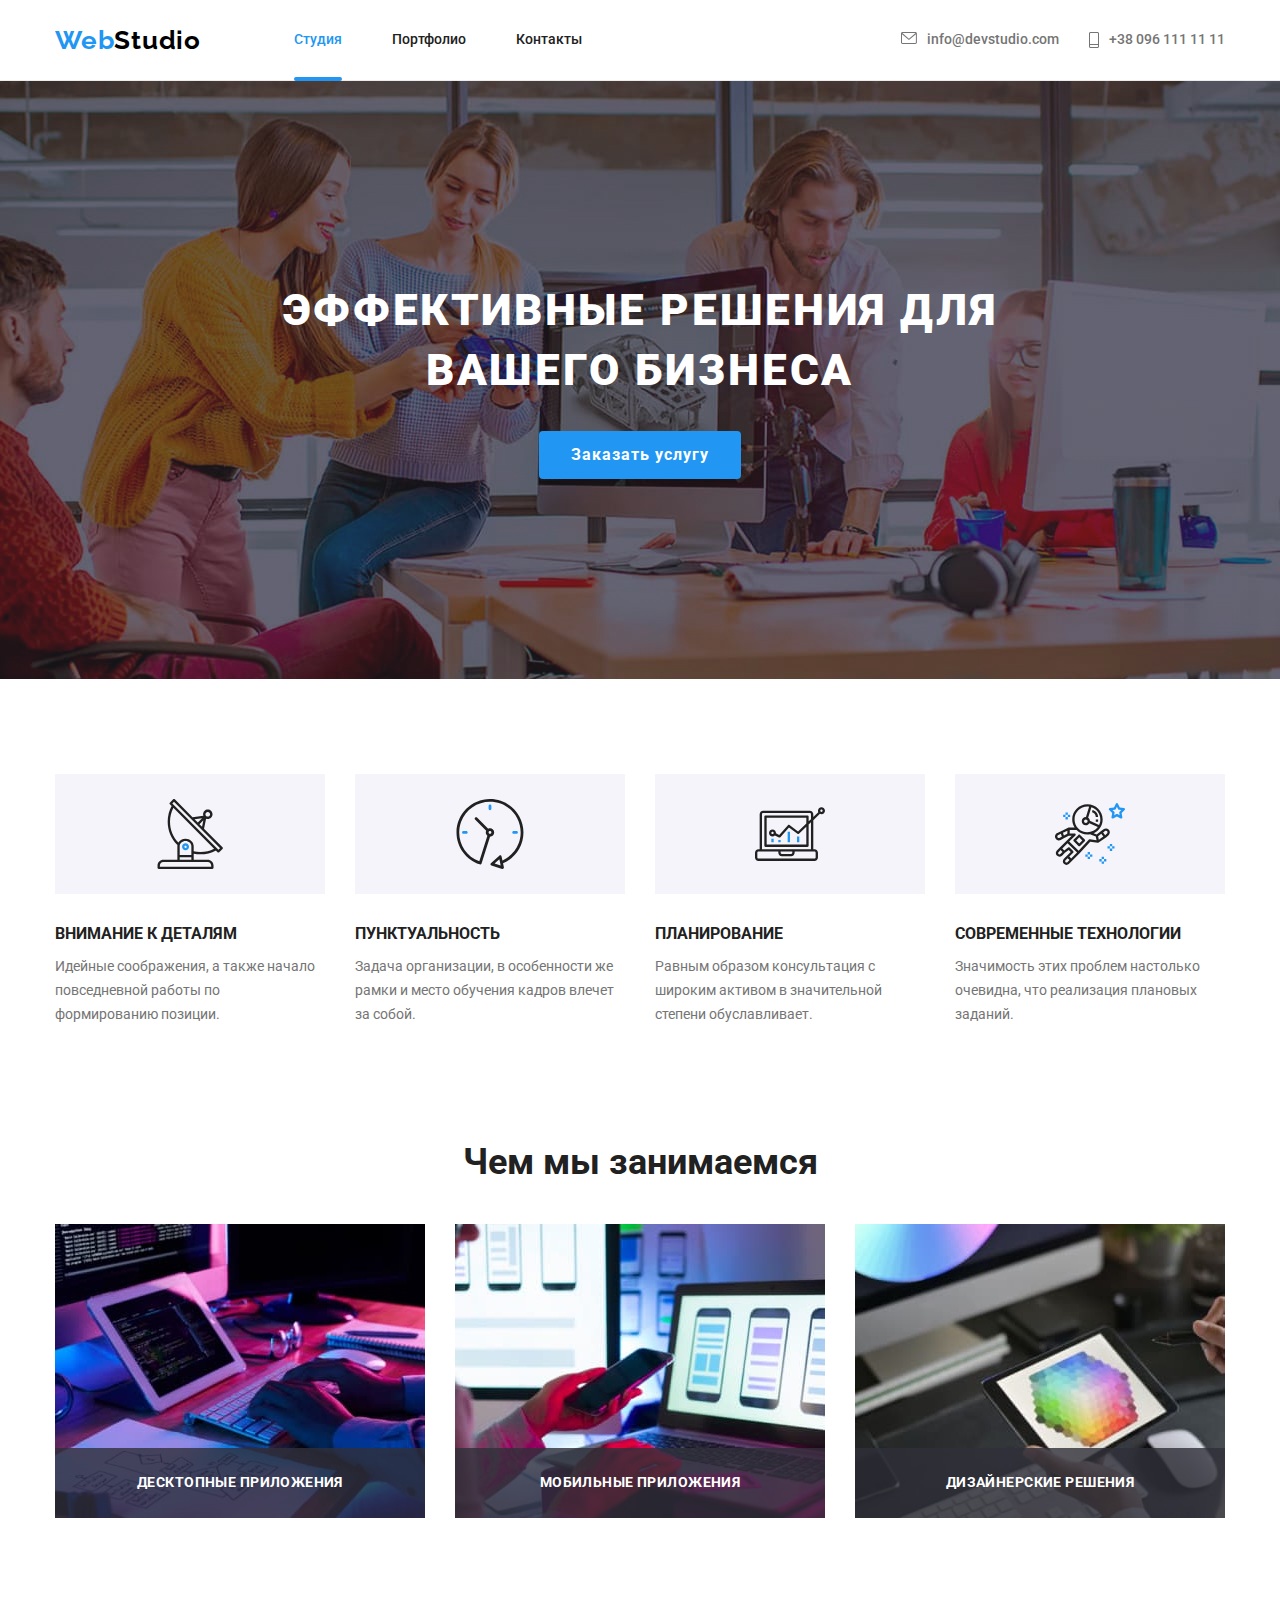
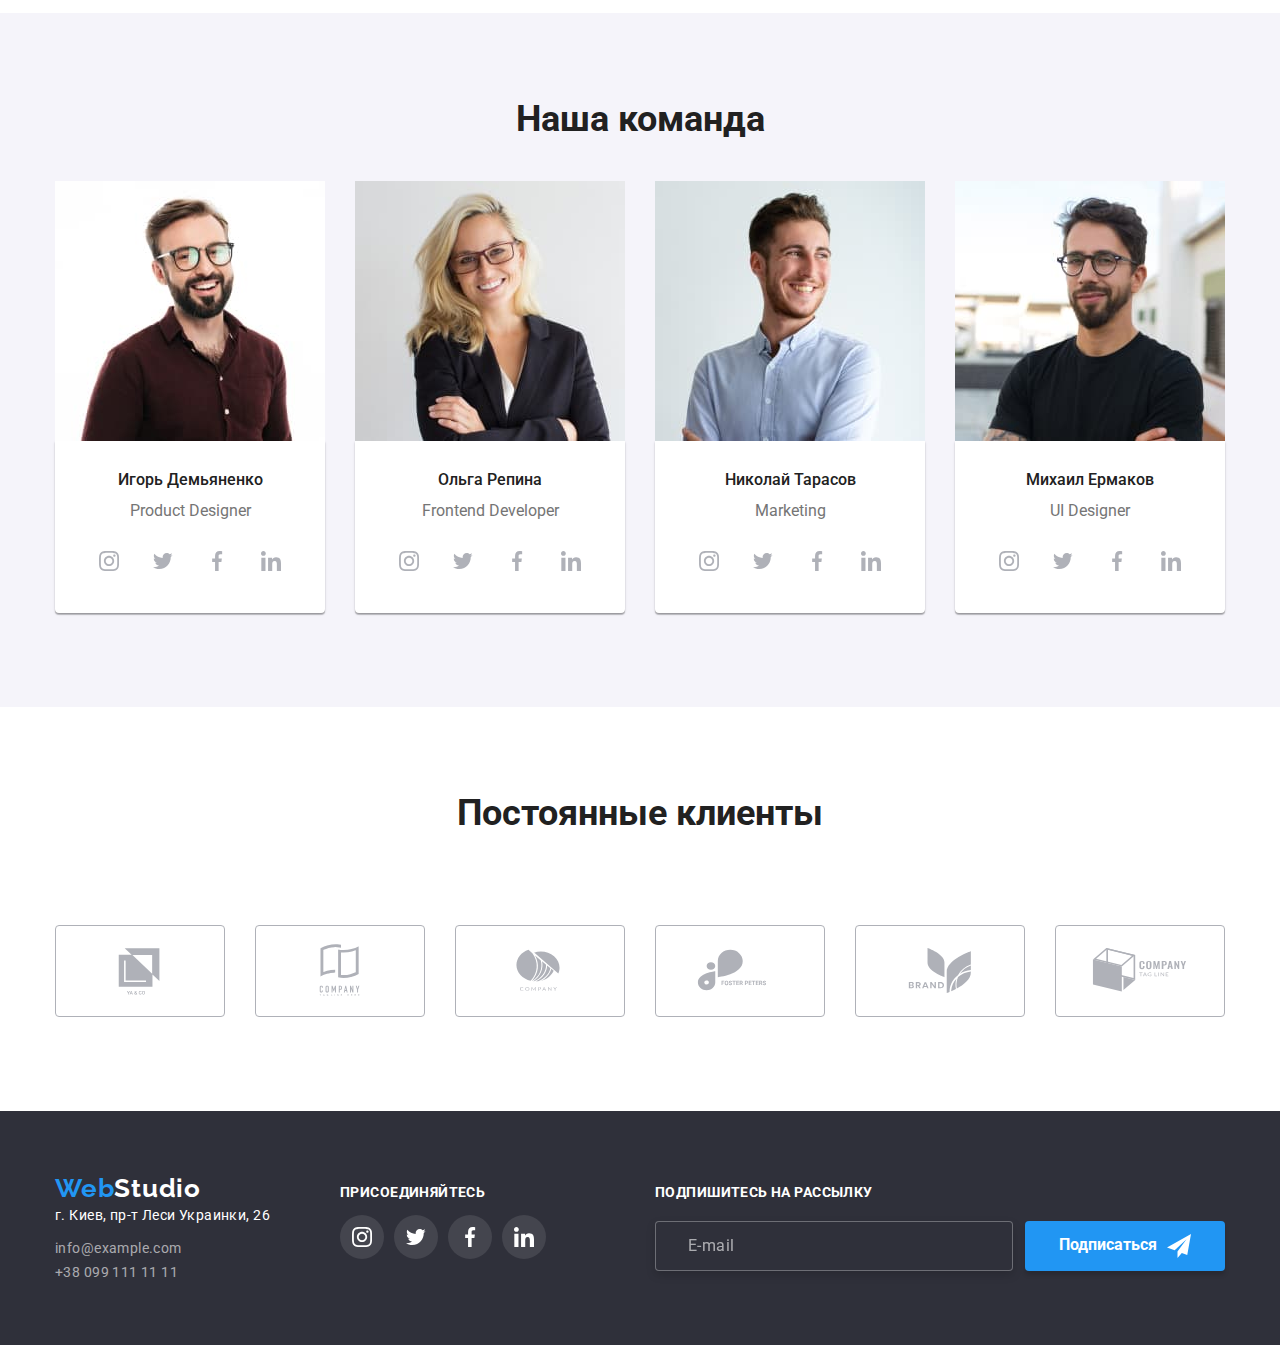
<file: index.html>
<!DOCTYPE html>
<html lang="ru">
  <head>
    <meta charset="UTF-8" />
    <meta http-equiv="X-UA-Compatible" content="IE=edge" />
    <meta name="viewport" content="width=device-width, initial-scale=1.0" />
    <link rel="preconnect" href="https://fonts.gstatic.com" />
    <link
      href="https://fonts.googleapis.com/css2?family=Raleway:wght@700&family=Roboto:wght@400;500;700;900&display=swap"
      rel="stylesheet"
    />
    <link
      rel="stylesheet"
      href="https://cdnjs.cloudflare.com/ajax/libs/modern-normalize/1.0.0/modern-normalize.min.css"
    />
    <link rel="stylesheet" type="text/css" href="./css/main.min.css" />
    <title>Web Studio</title>
  </head>
  <body>
    <header class="header">
      <div class="container header__body">
        <nav class="nav-body">
          <a href="./index.html" class="logo-body"
            >Web<span class="logo-body__header">Studio</span></a
          >
          <ul class="list nav-body__menu">
            <li class="menu-list">
              <a href="./index.html" class="menu-list--current link">Студия</a>
            </li>
            <li class="menu-list">
              <a href="./portfolio.html" class="menu-list--inactive link"
                >Портфолио</a
              >
            </li>
            <li class="menu-list">
              <a href="" class="menu-list--inactive link">Контакты</a>
            </li>
          </ul>
        </nav>
        <ul class="list contact-body">
          <li class="contact-body__item">
            <a href="mailto:example@mail.ru" class="contact link">
              <svg class="contact__icon-envelope">
                <use href="images/sprite.svg#icon-envelope"></use>
              </svg>
              info@devstudio.com
            </a>
          </li>
          <li class="contact-body__item">
            <a href="tel:+380961111111" class="contact link">
              <svg class="contact__icon-phone">
                <use href="images/sprite.svg#icon-phone"></use>
              </svg>
              +38 096 111 11 11
            </a>
          </li>
        </ul>
      </div>
    </header>
    <main>
      <section class="hero">
        <div class="container hero-body">
          <h1 class="hero-body__heading">
            Эффективные решения для вашего бизнеса
          </h1>
          <button type="button" class="hero-body__button" data-modal-open>
            Заказать услугу
          </button>
        </div>
      </section>
      <section>
        <div class="container">
          <ul class="list advantages">
            <li class="advantages-item">
              <div class="advantages-item__icon">
                <svg class="icon-group" width="70px" height="70px">
                  <use href="images/sprite.svg#icon-group"></use>
                </svg>
              </div>
              <h3 class="advantages-item__heading">Внимание к деталям</h3>
              <p class="advantages-item__description">
                Идейные соображения, а также начало повседневной работы по
                формированию позиции.
              </p>
            </li>
            <li class="advantages-item">
              <div class="advantages-item__icon">
                <svg class="icon-group" width="70px" height="70px">
                  <use href="images/sprite.svg#icon-clock"></use>
                </svg>
              </div>
              <h3 class="advantages-item__heading">Пунктуальность</h3>
              <p class="advantages-item__description">
                Задача организации, в особенности же рамки и место обучения
                кадров влечет за собой.
              </p>
            </li>
            <li class="advantages-item">
              <div class="advantages-item__icon">
                <svg class="icon-clock" width="70px" height="70px">
                  <use href="images/sprite.svg#icon-diagram"></use>
                </svg>
              </div>
              <h3 class="advantages-item__heading">Планирование</h3>
              <p class="advantages-item__description">
                Равным образом консультация с широким активом в значительной
                степени обуславливает.
              </p>
            </li>
            <li class="advantages-item">
              <div class="advantages-item__icon">
                <svg class="icon-astronaut" width="70px" height="70px">
                  <use href="images/sprite.svg#icon-astronaut"></use>
                </svg>
              </div>
              <h3 class="advantages-item__heading">Современные технологии</h3>
              <p class="advantages-item__description">
                Значимость этих проблем настолько очевидна, что реализация
                плановых заданий.
              </p>
            </li>
          </ul>
        </div>
      </section>
      <section class="overview-section">
        <div class="container">
          <h2 class="title">Чем мы занимаемся</h2>
          <ul class="list overview-body">
            <li class="overview-item">
              <img
                class="overview-item__image"
                src="images/mainpage/img.jpg"
                alt="Planning the stucture of an application"
                width="370"
                height="294"
              />
              <p class="overview-item__text">Десктопные приложения</p>
            </li>
            <li class="overview-item">
              <img
                class="overview-item__image"
                src="images/mainpage/img2.jpg"
                alt="Designing the application"
                width="370"
                height="294"
              />
              <p class="overview-item__text">Мобильные приложения</p>
            </li>
            <li class="overview-item">
              <img
                class="overview-item__image"
                src="images/mainpage/img3.jpg"
                alt="Selecting a color scheme for a project"
                width="370"
                height="294"
              />
              <p class="overview-item__text">Дизайнерские решения</p>
            </li>
          </ul>
        </div>
      </section>
      <section class="team-section section">
        <div class="container">
          <h2 class="title">Наша команда</h2>
          <ul class="company-team list">
            <li class="team-item">
              <img
                class="team-photo"
                src="images/mainpage/product-designer.jpg"
                alt="A photo of the company's Product Designer"
                width="270"
                height="260"
              />
              <div class="team-card">
                <h3 class="team-card__heading">Игорь Демьяненко</h3>
                <p class="team-card__role">Product Designer</p>
                <ul class="team-card__media list">
                  <li>
                    <a href="" class="media-item">
                      <svg class="media-icon" width="20px" height="20px">
                        <use href="images/sprite.svg#icon-instagram"></use>
                      </svg>
                    </a>
                  </li>
                  <li>
                    <a href="" class="media-item">
                      <svg class="media-icon" width="20px" height="20px">
                        <use href="images/sprite.svg#icon-twitter"></use>
                      </svg>
                    </a>
                  </li>
                  <li>
                    <a href="" class="media-item">
                      <svg class="media-icon" width="20px" height="20px">
                        <use href="images/sprite.svg#icon-facebook"></use>
                      </svg>
                    </a>
                  </li>
                  <li>
                    <a href="" class="media-item">
                      <svg class="media-icon" width="20px" height="20px">
                        <use href="images/sprite.svg#icon-linkedin"></use>
                      </svg>
                    </a>
                  </li>
                </ul>
              </div>
            </li>
            <li class="team-item">
              <img
                class="team-photo"
                src="images/mainpage/frontend-developer.jpg"
                alt="A photo of the company's Frontend Developer"
                width="270"
                height="260"
              />
              <div class="team-card">
                <h3 class="team-card__heading">Ольга Репина</h3>
                <p class="team-card__role">Frontend Developer</p>
                <ul class="team-card__media list">
                  <li>
                    <a href="" class="media-item">
                      <svg class="media-icon" width="20px" height="20px">
                        <use href="images/sprite.svg#icon-instagram"></use>
                      </svg>
                    </a>
                  </li>
                  <li>
                    <a href="" class="media-item">
                      <svg class="media-icon" width="20px" height="20px">
                        <use href="images/sprite.svg#icon-twitter"></use>
                      </svg>
                    </a>
                  </li>
                  <li>
                    <a href="" class="media-item">
                      <svg class="media-icon" width="20px" height="20px">
                        <use href="images/sprite.svg#icon-facebook"></use>
                      </svg>
                    </a>
                  </li>
                  <li>
                    <a href="" class="media-item">
                      <svg class="media-icon" width="20px" height="20px">
                        <use href="images/sprite.svg#icon-linkedin"></use>
                      </svg>
                    </a>
                  </li>
                </ul>
              </div>
            </li>
            <li class="team-item">
              <img
                class="team-photo"
                src="images/mainpage/marketing-director.jpg"
                alt="A photo of the company's Marketing Director"
                width="270"
                height="260"
              />
              <div class="team-card">
                <h3 class="team-card__heading">Николай Тарасов</h3>
                <p class="team-card__role">Marketing</p>
                <ul class="team-card__media list">
                  <li>
                    <a href="" class="media-item">
                      <svg class="media-icon" width="20px" height="20px">
                        <use href="images/sprite.svg#icon-instagram"></use>
                      </svg>
                    </a>
                  </li>
                  <li>
                    <a href="" class="media-item">
                      <svg class="media-icon" width="20px" height="20px">
                        <use href="images/sprite.svg#icon-twitter"></use>
                      </svg>
                    </a>
                  </li>
                  <li>
                    <a href="" class="media-item">
                      <svg class="media-icon" width="20px" height="20px">
                        <use href="images/sprite.svg#icon-facebook"></use>
                      </svg>
                    </a>
                  </li>
                  <li>
                    <a href="" class="media-item">
                      <svg class="media-icon" width="20px" height="20px">
                        <use href="images/sprite.svg#icon-linkedin"></use>
                      </svg>
                    </a>
                  </li>
                </ul>
              </div>
            </li>
            <li class="team-item">
              <img
                class="team-photo"
                src="images/mainpage/ui-designer.jpg"
                alt="A photo of the company's UI Designer"
                width="270"
                height="260"
              />
              <div class="team-card">
                <h3 class="team-card__heading">Михаил Ермаков</h3>
                <p class="team-card__role">UI Designer</p>
                <ul class="team-card__media list">
                  <li>
                    <a href="" class="media-item">
                      <svg class="media-icon" width="20px" height="20px">
                        <use href="images/sprite.svg#icon-instagram"></use>
                      </svg>
                    </a>
                  </li>
                  <li>
                    <a href="" class="media-item">
                      <svg class="media-icon" width="20px" height="20px">
                        <use href="images/sprite.svg#icon-twitter"></use>
                      </svg>
                    </a>
                  </li>
                  <li>
                    <a href="" class="media-item">
                      <svg class="media-icon" width="20px" height="20px">
                        <use href="images/sprite.svg#icon-facebook"></use>
                      </svg>
                    </a>
                  </li>
                  <li>
                    <a href="" class="media-item">
                      <svg class="media-icon" width="20px" height="20px">
                        <use href="images/sprite.svg#icon-linkedin"></use>
                      </svg>
                    </a>
                  </li>
                </ul>
              </div>
            </li>
          </ul>
        </div>
      </section>
      <section class="clients-section">
        <div class="container section">
          <h2 class="title">Постоянные клиенты</h2>
          <ul class="list clients">
            <li class="clients__item">
              <a href="" class="company-link">
                <svg class="icon-company" width="70px" height="70px">
                  <use href="images/sprite.svg#icon-yaandgo"></use>
                </svg>
              </a>
            </li>
            <li class="clients__item">
              <a href="" class="company-link">
                <svg class="icon-company" width="70px" height="70px">
                  <use href="images/sprite.svg#icon-company-tagline-here"></use>
                </svg>
              </a>
            </li>
            <li class="clients__item">
              <a href="" class="company-link">
                <svg class="icon-company" width="70px" height="70px">
                  <use href="images/sprite.svg#icon-company"></use>
                </svg>
              </a>
            </li>
            <li class="clients__item">
              <a href="" class="company-link">
                <svg class="icon-company" width="70px" height="70px">
                  <use href="images/sprite.svg#icon-foster-peters"></use>
                </svg>
              </a>
            </li>
            <li class="clients__item">
              <a href="" class="company-link">
                <svg class="icon-company" width="70px" height="70px">
                  <use href="images/sprite.svg#icon-brand"></use>
                </svg>
              </a>
            </li>
            <li class="clients__item">
              <a href="" class="company-link">
                <svg class="icon-company" width="70px" height="70px">
                  <use href="images/sprite.svg#icon-company-tag-line"></use>
                </svg>
              </a>
            </li>
          </ul>
        </div>
      </section>
    </main>
    <footer class="footer">
      <div class="container footer__body">
        <div>
          <a href="./index.html" class="logo-body"
            >Web<span class="logo-body__footer">Studio</span></a
          >
          <address class="address address__body">
            <p class="address__location">г. Киев, пр-т Леси Украинки, 26</p>
            <ul class="address__contacts list">
              <li class="contacts">
                <a href="mailto:info@example.com" class="contact-footer link"
                  >info@example.com</a
                >
              </li>
              <li class="contacts">
                <a href="tel:+380991111111" class="contact-footer link"
                  >+38 099 111 11 11</a
                >
              </li>
            </ul>
          </address>
        </div>
        <div class="join join__body">
          <p class="join__text">Присоединяйтесь</p>
          <ul class="list join__media">
            <li class="media-list-item">
              <a href="" class="media-item-footer">
                <svg class="media-icon-footer" width="20px" height="20px">
                  <use href="images/sprite.svg#icon-instagram"></use>
                </svg>
              </a>
            </li>
            <li class="media-list-item">
              <a href="" class="media-item-footer">
                <svg class="media-icon-footer" width="20px" height="20px">
                  <use href="images/sprite.svg#icon-twitter"></use>
                </svg>
              </a>
            </li>
            <li class="media-list-item">
              <a href="" class="media-item-footer">
                <svg class="media-icon-footer" width="20px" height="20px">
                  <use href="images/sprite.svg#icon-facebook"></use>
                </svg>
              </a>
            </li>
            <li class="media-list-item">
              <a href="" class="media-item-footer">
                <svg class="media-icon-footer" width="20px" height="20px">
                  <use href="images/sprite.svg#icon-linkedin"></use>
                </svg>
              </a>
            </li>
          </ul>
        </div>
        <div class="subscription">
          <p class="subscription__heading">Подпишитесь на рассылку</p>
          <form class="subscription__body">
            <input class="email-input" type="email" placeholder="E-mail" />
            <button class="subscription-btn" type="submit">
              <span class="subscription-btn__text">Подписаться</span>
              <svg class="subscription-btn__icon" width="24px" height="24px">
                <use href="images/sprite.svg#icon-send"></use>
              </svg>
            </button>
          </form>
        </div>
      </div>
    </footer>
    <div class="backdrop is-hidden" data-modal>
      <div class="modal-form">
        <button type="button" class="modal-form__close-button" data-modal-close>
          <svg class="modal-form__close-icon" width="18px" height="18px">
            <use href="images/sprite.svg#icon-close-black"></use>
          </svg>
        </button>
        <form class="modal-form modal-form__body">
          <p class="modal-form__head">Оставьте свои данные, мы вам перезвоним</p>
          <label class="modal-form__field">
            Имя
            <span class="modal-form__input-wrapper">
              <input
                type="text"
                name="user-name"
                class="modal-form__input"
                minlength="2"
                required
              />
              <svg class="modal-form__input-icon" width="18px" height="18px">
                <use href="images/sprite.svg#icon-person-black"></use>
              </svg>
            </span>
          </label>
          <label class="modal-form__field">
            <span class="modal-form__field-name">Телефон</span>
            <span class="modal-form__input-wrapper">
              <input
                type="tel"
                name="user-phone"
                class="modal-form__input"
                required
                pattern="[0-9]{3}-[0-9]{3}-[0-9]{2}-[0-9]{2}"
                title="096-111-11-11"
              />
              <svg class="modal-form__input-icon" width="18px" height="18px">
                <use href="images/sprite.svg#icon-phone-black"></use>
              </svg>
            </span>
          </label>
          <label class="modal-form__field">
            <span class="modal-form__field-name">Почта</span>
            <span class="modal-form__input-wrapper">
              <input
                type="email"
                name="user-email"
                class="modal-form__input"
                required
              />
              <svg class="modal-form__input-icon" width="18px" height="18px">
                <use href="images/sprite.svg#icon-email-black"></use>
              </svg>
            </span>
          </label>
          <label class="modal-form__field">
            <span class="modal-form__field-name">Коментарий</span>
            <textarea
              name="user-message"
              class="modal-form__user-message"
              placeholder="Введите текст"
            ></textarea>
          </label>

          <label for="checkbox-policy" class="modal-form__checkbox-policy">
            <svg class="modal-form__icon-check-border" width="18px" height="18px">
              <use href="images/sprite.svg#icon-check-border"></use>
            </svg>
            <input
              type="checkbox"
              name="user-policy"
              class="modal-form__checkbox visually-hidden"
              id="checkbox-policy"
              required
            />
            <svg class="modal-form__icon-checked" width="18px" height="18px">
              <use href="images/sprite.svg#icon-icon-check"></use>
            </svg>

            <span class="modal-form__agreement-text"
              >Соглашаюсь с рассылкой и принимаю</span
            >
            <a class="modal-form__policy-link" href="">Условия договора</a>
          </label>
          <button type="submit" class="modal-form__btn">Отправить</button>
        </form>
      </div>
    </div>
    <script src="./js/modal.js"></script>
  </body>
</html>
</file>
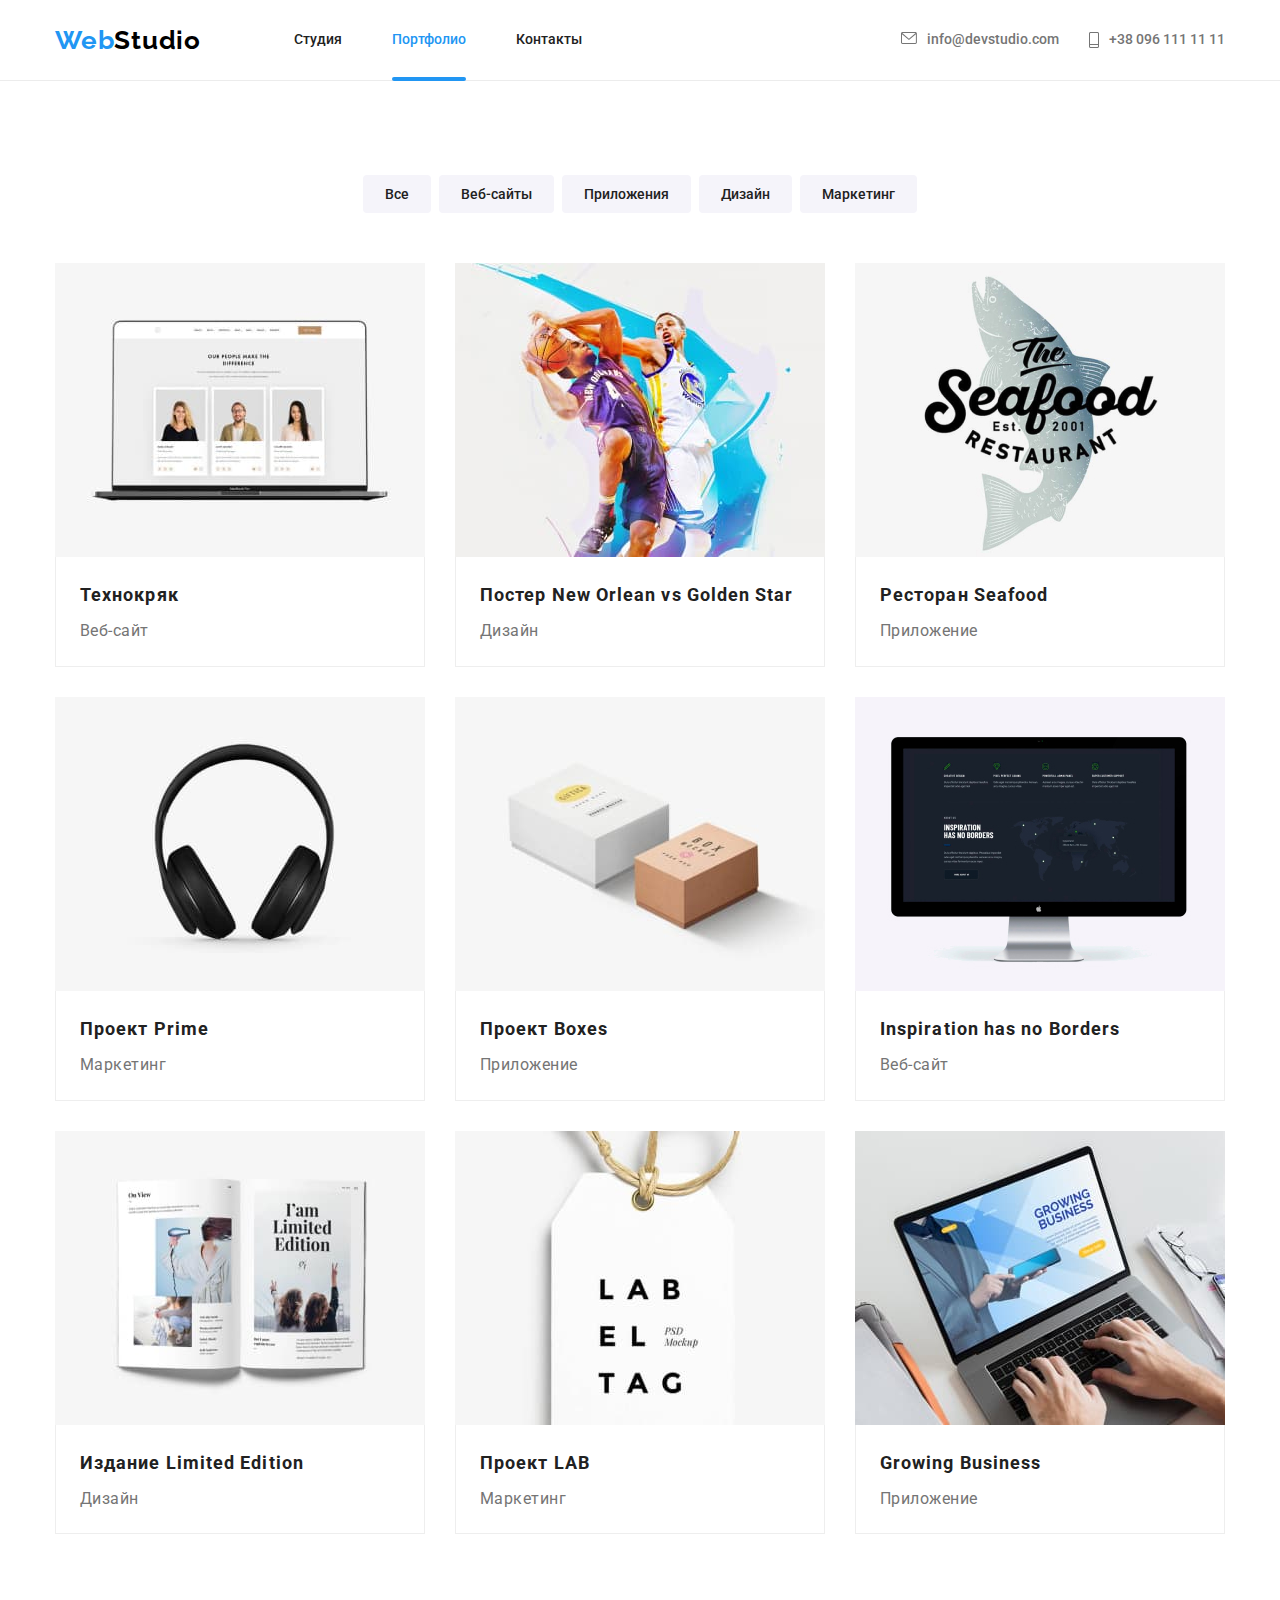
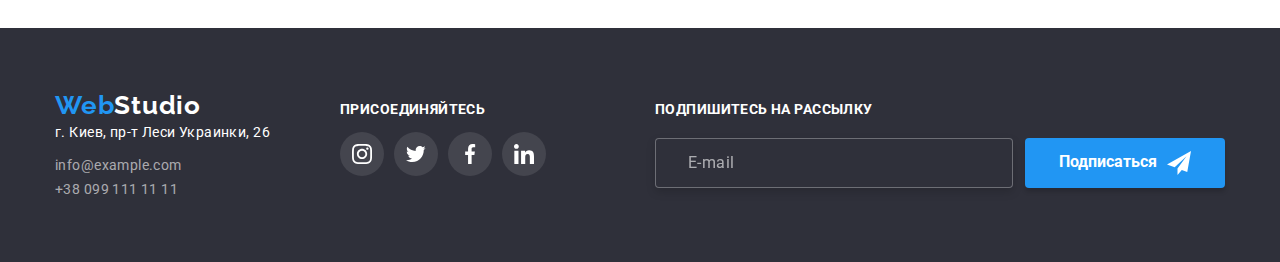
<file: portfolio.html>
<!DOCTYPE html>
<html lang="en">
  <head>
    <meta charset="UTF-8" />
    <meta http-equiv="X-UA-Compatible" content="IE=edge" />
    <meta name="viewport" content="width=device-width, initial-scale=1.0" />
    <link rel="preconnect" href="https://fonts.gstatic.com" />
    <link
      href="https://fonts.googleapis.com/css2?family=Raleway:wght@700&family=Roboto:wght@400;500;700;900&display=swap"
      rel="stylesheet"
    />
    <link
      rel="stylesheet"
      href="https://cdnjs.cloudflare.com/ajax/libs/modern-normalize/1.0.0/modern-normalize.min.css"
    />
    <link rel="stylesheet" type="text/css" href="./css/main.min.css" />
    <title>Portfolio</title>
  </head>
  <body>
    <header class="header">
      <div class="container header__body">
        <nav class="nav-body">
          <a href="./index.html" class="logo-body"
            >Web<span class="logo-body__header">Studio</span></a
          >
          <ul class="list nav-body__menu">
            <li class="menu-list">
              <a href="./index.html" class="menu-list--inactive link">Студия</a>
            </li>
            <li class="menu-list">
              <a href="./portfolio.html" class="menu-list--current link"
                >Портфолио</a
              >
            </li>
            <li class="menu-list">
              <a href="" class="menu-list--inactive link">Контакты</a>
            </li>
          </ul>
        </nav>
        <ul class="list contact-body">
          <li class="contact-body__item">
            <a href="mailto:example@mail.ru" class="contact link">
              <svg class="contact__icon-envelope">
                <use href="images/sprite.svg#icon-envelope"></use>
              </svg>
              info@devstudio.com
            </a>
          </li>
          <li class="contact-body__item">
            <a href="tel:+380961111111" class="contact link">
              <svg class="contact__icon-phone">
                <use href="images/sprite.svg#icon-phone"></use>
              </svg>
              +38 096 111 11 11
            </a>
          </li>
        </ul>
      </div>
    </header>
    <main>
      <div class="container section">
        <ul class="list filter filter__body">
          <li class="filter_item">
            <button type="button" class="filtering-button">Все</button>
          </li>
          <li class="filter_item">
            <button type="button" class="filtering-button">Веб-сайты</button>
          </li>
          <li class="filter_item">
            <button type="button" class="filtering-button">Приложения</button>
          </li>
          <li class="filter_item">
            <button type="button" class="filtering-button">Дизайн</button>
          </li>
          <li class="filter_item">
            <button type="button" class="filtering-button">Маркетинг</button>
          </li>
        </ul>
        <ul class="list portfolio">
          <li class="portfolio__item">
            <a class="portfolio-link" href="">
              <div class="product-animation">
                <img
                  src="images/portfolio/item1.jpg"
                  alt="Open main page of the site"
                  width="370"
                  height="294"
                />
                <div class="overlay">
                  <p class="item-description">
                    Технокряк это современная площадка распространения
                    коронавируса. Компании используют эту платформу для
                    цифрового шпионажа и атак на защищённые сервера конкурентов.
                  </p>
                </div>
              </div>
              <div class="portfolio-card">
                <h2 class="portfolio-card__title">Технокряк</h2>
                <p class="portfolio-card__description">Веб-сайт</p>
              </div>
            </a>
          </li>
          <li class="portfolio__item">
            <a class="portfolio-link" href="">
              <div class="product-animation">
                <img
                  src="images/portfolio/item2.jpg"
                  alt="two basketball players with a ball"
                  width="370"
                  height="294"
                />
                <div class="overlay">
                  <p class="item-description">
                    Технокряк это современная площадка распространения
                    коронавируса. Компании используют эту платформу для
                    цифрового шпионажа и атак на защищённые сервера конкурентов.
                  </p>
                </div>
              </div>
              <div class="portfolio-card">
                <h2 class="portfolio-card__title">
                  Постер New Orlean vs Golden Star
                </h2>
                <p class="portfolio-card__description">Дизайн</p>
              </div>
            </a>
          </li>
          <li class="portfolio__item">
            <a class="portfolio-link" href="">
              <div class="product-animation">
                <img
                  src="images/portfolio/item3.jpg"
                  alt="the restaurant's logo"
                  width="370"
                  height="294"
                />
                <div class="overlay">
                  <p class="item-description">
                    Технокряк это современная площадка распространения
                    коронавируса. Компании используют эту платформу для
                    цифрового шпионажа и атак на защищённые сервера конкурентов.
                  </p>
                </div>
              </div>
              <div class="portfolio-card">
                <h2 class="portfolio-card__title">Ресторан Seafood</h2>
                <p class="portfolio-card__description">Приложение</p>
              </div>
            </a>
          </li>
          <li class="portfolio__item">
            <a class="portfolio-link" href="">
              <div class="product-animation">
                <img
                  src="images/portfolio/item4.jpg"
                  alt="black headphones"
                  width="370"
                  height="294"
                />
                <div class="overlay">
                  <p class="item-description">
                    Технокряк это современная площадка распространения
                    коронавируса. Компании используют эту платформу для
                    цифрового шпионажа и атак на защищённые сервера конкурентов.
                  </p>
                </div>
              </div>
              <div class="portfolio-card">
                <h2 class="portfolio-card__title">Проект Prime</h2>
                <p class="portfolio-card__description">Маркетинг</p>
              </div>
            </a>
          </li>
          <li class="portfolio__item">
            <a class="portfolio-link" href="">
              <div class="product-animation">
                <img
                  src="images/portfolio/item5.jpg"
                  alt="two different-sized boxes"
                  width="370"
                  height="294"
                />
                <div class="overlay">
                  <p class="item-description">
                    Технокряк это современная площадка распространения
                    коронавируса. Компании используют эту платформу для
                    цифрового шпионажа и атак на защищённые сервера конкурентов.
                  </p>
                </div>
              </div>
              <div class="portfolio-card">
                <h2 class="portfolio-card__title">Проект Boxes</h2>
                <p class="portfolio-card__description">Приложение</p>
              </div>
            </a>
          </li>
          <li class="portfolio__item">
            <a class="portfolio-link" href="">
              <div class="product-animation">
                <img
                  src="images/portfolio/item6.jpg"
                  alt="open mainpage on the screen"
                  width="370"
                  height="294"
                />
                <div class="overlay">
                  <p class="item-description">
                    Технокряк это современная площадка распространения
                    коронавируса. Компании используют эту платформу для
                    цифрового шпионажа и атак на защищённые сервера конкурентов.
                  </p>
                </div>
              </div>
              <div class="portfolio-card">
                <h2 class="portfolio-card__title">
                  Inspiration has no Borders
                </h2>
                <p class="portfolio-card__description">Веб-сайт</p>
              </div>
            </a>
          </li>
          <li class="portfolio__item">
            <a class="portfolio-link" href="">
              <div class="product-animation">
                <img
                  src="images/portfolio/item7.jpg"
                  alt="Fashion journal"
                  width="370"
                  height="294"
                />
                <div class="overlay">
                  <p class="item-description">
                    Технокряк это современная площадка распространения
                    коронавируса. Компании используют эту платформу для
                    цифрового шпионажа и атак на защищённые сервера конкурентов.
                  </p>
                </div>
              </div>
              <div class="portfolio-card">
                <h2 class="portfolio-card__title">Издание Limited Edition</h2>
                <p class="portfolio-card__description">Дизайн</p>
              </div>
            </a>
          </li>
          <li class="portfolio__item">
            <a class="portfolio-link" href="">
              <div class="product-animation">
                <img
                  src="images/portfolio/item8.jpg"
                  alt="a white lable tag"
                  width="370"
                  height="294"
                />
                <div class="overlay">
                  <p class="item-description">
                    Технокряк это современная площадка распространения
                    коронавируса. Компании используют эту платформу для
                    цифрового шпионажа и атак на защищённые сервера конкурентов.
                  </p>
                </div>
              </div>
              <div class="portfolio-card">
                <h2 class="portfolio-card__title">Проект LAB</h2>
                <p class="portfolio-card__description">Маркетинг</p>
              </div>
            </a>
          </li>
          <li class="portfolio__item">
            <a class="portfolio-link" href="">
              <div class="product-animation">
                <img
                  src="images/portfolio/item9.jpg"
                  alt="a laptop with a mainpage of the site open"
                  width="370"
                  height="294"
                />
                <div class="overlay">
                  <p class="item-description">
                    Технокряк это современная площадка распространения
                    коронавируса. Компании используют эту платформу для
                    цифрового шпионажа и атак на защищённые сервера конкурентов.
                  </p>
                </div>
              </div>
              <div class="portfolio-card">
                <h2 class="portfolio-card__title">Growing Business</h2>
                <p class="portfolio-card__description">Приложение</p>
              </div>
            </a>
          </li>
        </ul>
      </div>
    </main>
    <footer class="footer">
      <div class="container footer__body">
        <div>
          <a href="./index.html" class="logo-body"
            >Web<span class="logo-body__footer">Studio</span></a
          >
          <address class="address address__body">
            <p class="address__location">г. Киев, пр-т Леси Украинки, 26</p>
            <ul class="address__contacts list">
              <li class="contacts">
                <a href="mailto:info@example.com" class="contact-footer link"
                  >info@example.com</a
                >
              </li>
              <li class="contacts">
                <a href="tel:+380991111111" class="contact-footer link"
                  >+38 099 111 11 11</a
                >
              </li>
            </ul>
          </address>
        </div>
        <div class="join join__body">
          <p class="join__text">Присоединяйтесь</p>
          <ul class="list join__media">
            <li class="media-list-item">
              <a href="" class="media-item-footer">
                <svg class="media-icon-footer" width="20px" height="20px">
                  <use href="images/sprite.svg#icon-instagram"></use>
                </svg>
              </a>
            </li>
            <li class="media-list-item">
              <a href="" class="media-item-footer">
                <svg class="media-icon-footer" width="20px" height="20px">
                  <use href="images/sprite.svg#icon-twitter"></use>
                </svg>
              </a>
            </li>
            <li class="media-list-item">
              <a href="" class="media-item-footer">
                <svg class="media-icon-footer" width="20px" height="20px">
                  <use href="images/sprite.svg#icon-facebook"></use>
                </svg>
              </a>
            </li>
            <li class="media-list-item">
              <a href="" class="media-item-footer">
                <svg class="media-icon-footer" width="20px" height="20px">
                  <use href="images/sprite.svg#icon-linkedin"></use>
                </svg>
              </a>
            </li>
          </ul>
        </div>
        <div class="subscription">
          <p class="subscription__heading">Подпишитесь на рассылку</p>
          <form class="subscription__body">
            <input class="email-input" type="email" placeholder="E-mail" />
            <button class="subscription-btn" type="submit">
              <span class="subscription-btn__text">Подписаться</span>
              <svg class="subscription-btn__icon" width="24px" height="24px">
                <use href="images/sprite.svg#icon-send"></use>
              </svg>
            </button>
          </form>
        </div>
      </div>
    </footer>
  </body>
</html>
</file>
<file: css/main.min.css>
:root{--main-text-color: #757575;--title-text-color: #212121;--accent-color: #2196f3;--background-color: #e5e5e5;--header-studio: #000000;--footer-background: #2f303a;--clear-white: #ffffff;--contact-footer: rgba(255, 255, 255, 0.6);--logo2-footer: rgba(255, 255, 255, 1);--button-sorting: #f5f4fa;--button-focus: #188ce8;--box-shadow: rgba(0, 0, 0, 0.15);--portfolio-card-border: #eeeeee;--header-border: #ececec;--hero-background: #c4c4c4;--team-icon: #afb1b8;--link-transparency: #ffffff1a;--backdrop: rgba(0, 0, 0, 0.2);--overlay: rgba(33, 150, 243, 0.9);--item-description: rgba(255, 255, 255, 1);--form-text-color: rgba(117, 117, 117, 1);--modal-form-head: rgba(33, 33, 33, 1);--transition-cubic: cubic-bezier(0.4, 0, 0.2, 1)}.visually-hidden{position:absolute !important;clip:rect(1px 1px 1px 1px);clip:rect(1px, 1px, 1px, 1px);padding:0 !important;border:0 !important;height:1px !important;width:1px !important;overflow:hidden}body{background-color:var(--clear-white);font-family:"Roboto", "Serif";color:var(--main-text-color);font-size:14px;line-height:24px;box-sizing:border-box;margin-right:auto;margin-left:auto}h1{margin:0;padding:0}h2{margin:0;padding:0}h3{margin:0;padding:0}ul p{margin:0;padding:0}img{display:block}.title{color:var(--title-text-color);margin-bottom:50px;text-align:center;font-size:36px}.section{padding-top:94px;padding-bottom:94px}.list{list-style:none;padding:0;margin:0}.menu-list--current.link,.menu-list--inactive.link,.contact.link,.contact-footer.link,.portfolio-link{text-decoration:none}.menu-list--current.link{text-decoration:none}.menu-list--inactive.link{text-decoration:none}.contact.link{text-decoration:none}.contact-footer.link{text-decoration:none}.portfolio-link{text-decoration:none}.container{width:1200px;padding-left:15px;padding-right:15px;margin:0 auto}.modal-form{position:relative;width:528px;height:581px;left:50%;top:50%;transform:translate(-50%, -50%);background:var(--clear-white);box-shadow:0px 1px 3px rgba(0,0,0,0.12),0px 1px 1px rgba(0,0,0,0.14),0px 2px 1px rgba(0,0,0,0.2);border-radius:4px}.modal-form__body{padding-top:40px;padding-bottom:40px;padding-left:40px;padding-right:40px}.modal-form__field{margin-top:10px;color:var(--form-text-color);font-size:12px;line-height:1.1;letter-spacing:0.01em}.modal-form__field-name{margin-top:10px;display:block;margin-bottom:5px}.modal-form__input{width:100%;height:40px;border:1px solid rgba(33,33,33,0.2);border-radius:4px;padding-left:42px}.modal-form__input:focus{border-color:var(--accent-color);outline:none}.modal-form__input:focus+.modal-form__input-icon{fill:var(--accent-color);outline:none;border-color:var(--accent-color)}.modal-form__input-wrapper{position:relative;display:block}.modal-form__input-icon{position:absolute;top:50%;left:12px;display:block;transform:translateY(-50%)}.modal-form__user-message{padding-left:16px;padding-right:16px;padding-bottom:12px;padding-top:12px;resize:none;width:448px;height:120px;border:1px solid rgba(33,33,33,0.2);border-radius:4px;margin-bottom:20px}.modal-form__user-message:focus{outline:none;border-color:var(--accent-color)}.modal-form__user-message::placeholder{font-size:14px;line-height:1.1;letter-spacing:0.01em;color:rgba(117,117,117,0.5)}.modal-form__head{font-size:20px;line-height:1.1;font-weight:700;text-align:center;margin-bottom:12px;color:var(--modal-form-head);letter-spacing:0.03em;margin-top:0px}.modal-form__close-button{position:absolute;top:8px;right:8px;border:1px solid rgba(0,0,0,0.1);background-color:var(--clear-white);border-radius:50%;width:30px;height:30px;cursor:pointer;padding:0;display:flex;justify-content:center;align-items:center;z-index:1000}.modal-form__close-icon:hover{fill:var(--accent-color)}.modal-form__policy-link{color:#2196f3;font-size:14px;line-height:1.8px;letter-spacing:0.03em}.modal-form__agreement-text{margin-left:26px}.modal-form__checkbox:checked+.modal-form__checkbox-policy::before{background-color:#188ce8}.modal-form__checkbox:checked+.modal-form__icon-checked{opacity:1}.modal-form__checkbox:checked+.modal-form__icon-check-border{opacity:0}.modal-form__checkbox-policy{position:relative}.modal-form__icon-check-border{position:absolute;left:0;top:0px;opacity:1;transition-property:opacity, border;transition-duration:250ms;transition-timing-function:cubic-bezier(0.4, 0, 0.2, 1);opacity:1}.modal-form__icon-checked{position:absolute;left:0px;top:0px;opacity:0;transition-property:opacity;transition-duration:250ms;transition-timing-function:cubic-bezier(0.4, 0, 0.2, 1)}.modal-form__btn{background-color:var(--accent-color);width:200px;height:50px;box-shadow:0px 4px 4px rgba(0,0,0,0.15);border-radius:4px;font-size:16px;font-weight:700;line-height:1.8;text-align:center;letter-spacing:0.06em;color:var(--clear-white);border:none;cursor:pointer;margin-left:124px;margin-right:124px;margin-top:30px;transition:background 250ms var(--transition-cubic)}.modal-form__btn:hover{background:var(--button-focus)}.modal-form__btn:focus{background:var(--button-focus)}.backdrop{position:fixed;left:0;top:0;bottom:0;right:0;background-color:var(--backdrop);opacity:1;transition:opacity 250ms var(--transition-cubic)}.backdrop.is-hidden{opacity:0;transition:opacity 250ms var(--transition-cubic),visibility 250ms var(--transition-cubic);pointer-events:none;visibility:hidden}.contact{color:var(--main-text-color);font-weight:500;display:flex;text-align:center;line-height:1.14;transition:color 250ms var(--transition-cubic)}.contact:hover{color:var(--accent-color);fill:var(--accent-color)}.contact:focus{color:var(--accent-color);fill:var(--accent-color)}.contact-body{display:flex;margin-left:auto}.contact-body__item:not(:last-child){margin-right:30px}.contact__icon-envelope{width:16px;height:12px;fill:currentColor;margin-right:10px}.contact__icon-phone{width:10px;height:16px;fill:currentColor;margin-right:10px}.contact-footer{color:var(--contact-footer);letter-spacing:0.03em}.address{color:var(--clear-white);font-style:normal;font-weight:normal;line-height:1.7;letter-spacing:0.03em}.address__location{margin-bottom:9px;margin-top:0}.address__body{margin-right:70px}.address__contacts:not(:last-child){margin-bottom:9px}.filtering-button{color:var(--title-text-color);background-color:var(--button-sorting);cursor:pointer;height:38px;border-radius:4px;border:none;padding:6px 22px;font-weight:500;transition:background-color 250ms var(--transition-cubic)}.filtering-button:focus{color:var(--button-sorting);background-color:var(--accent-color);box-shadow:0px 3px 1px rgba(0,0,0,0.1),0px 1px 2px rgba(0,0,0,0.08),0px 2px 2px rgba(0,0,0,0.12)}.filtering-button:hover{color:var(--button-sorting);background-color:var(--accent-color);box-shadow:0px 3px 1px rgba(0,0,0,0.1),0px 1px 2px rgba(0,0,0,0.08),0px 2px 2px rgba(0,0,0,0.12)}.filter_item:not(:first-child){margin-left:8px}.filter{display:flex;justify-content:center}.filter__body{margin-bottom:50px}.join{width:206px}.join__text{font-weight:bold;font-size:14px;line-height:1.1;letter-spacing:0.03em;text-transform:uppercase;color:var(--clear-white)}.join__body{margin-bottom:20px}.media-list-item:not(:last-child){margin-right:10px}.media-item-footer{display:flex;align-items:center;justify-content:center;background-color:var(--link-transparency);width:44px;height:44px;border-radius:50%;transition:background-color 250ms var(--transition-cubic)}.media-item-footer:hover{background-color:var(--accent-color)}.media-item-footer:hover .media-icon{fill:var(--clear-white)}.media-item-footer:focus{background-color:var(--accent-color)}.media-item-footer:focus .media-icon{fill:var(--clear-white)}.media-icon-footer{fill:var(--clear-white)}.join{width:206px}.join__text{font-weight:bold;font-size:14px;line-height:1.1;letter-spacing:0.03em;text-transform:uppercase;color:var(--clear-white)}.join__body{margin-bottom:20px}.media-list-item:not(:last-child){margin-right:10px}.media-item-footer{display:flex;align-items:center;justify-content:center;background-color:var(--link-transparency);width:44px;height:44px;border-radius:50%;transition:background-color 250ms var(--transition-cubic)}.media-item-footer:hover{background-color:var(--accent-color)}.media-item-footer:hover .media-icon{fill:var(--clear-white)}.media-item-footer:focus{background-color:var(--accent-color)}.media-item-footer:focus .media-icon{fill:var(--clear-white)}.media-icon-footer{fill:var(--clear-white)}.logo-body{font-family:"Raleway", "Sans-serif";font-weight:bold;font-size:26px;line-height:1.19;letter-spacing:0.03em;text-decoration:none;margin-right:93px;color:var(--accent-color)}.logo-body__header{color:var(--header-studio)}.logo-body__footer{color:var(--logo2-footer)}.menu-list:not(:last-child){margin-right:50px}.menu-list--current{color:var(--accent-color);font-weight:500;line-height:1.14;position:relative;padding-bottom:32px;padding-top:32px;display:block}.menu-list--current::after{content:"";width:100%;height:4px;background-color:var(--accent-color);position:absolute;left:0;right:0;bottom:-1px;border-radius:2px}.menu-list--inactive{color:var(--title-text-color);font-weight:500;line-height:1.14;padding-top:32px;padding-bottom:32px;display:block;transition:color 250ms var(--transition-cubic)}.menu-list--inactive:hover{color:var(--accent-color)}.menu-list--inactive:focus{color:var(--accent-color)}.nav-body{display:flex;align-items:center}.nav-body__menu{display:flex;flex-direction:row}.product-animation{position:relative}.overlay{position:absolute;top:0;left:0;width:100%;height:100%;background-color:var(--overlay);overflow:auto;transform:translateY(100%);transition:transform 250ms var(--transition-cubic)}.portfolio-link:focus .overlay{transform:translateY(0%);opacity:1}.portfolio-link:hover .overlay{transform:translateY(0%);opacity:1}.product-animation{overflow:hidden}.item-description{width:322px;height:168px;color:var(--item-description);font-size:18px;line-height:1.5;padding-top:63px;padding-left:24px;padding-bottom:24px;margin:0;padding:63px 24px}.portfolio__item{margin-bottom:30px}.portfolio__item:nth-last-child(-n+3){margin-bottom:0px}.portfolio-card{background:var(--clear-white);border-bottom:1px solid var(--portfolio-card-border);border-left:1px solid var(--portfolio-card-border);border-right:1px solid var(--portfolio-card-border);box-sizing:border-box;padding-left:24px;padding-right:24px;padding-top:20px;padding-bottom:20px}.portfolio-card__title{color:var(--title-text-color);font-weight:700;font-size:18px;line-height:2;letter-spacing:0.06em;margin-bottom:4px}.portfolio-card__description{font-size:16px;line-height:1.8;letter-spacing:0.03em;color:var(--main-text-color)}.portfolio{display:flex;flex-wrap:wrap;justify-content:space-between}.portfolio__link{display:block;transition:box-shadow 250ms var(--transition-cubic)}.portfolio__link:hover{box-shadow:0px 1px 1px rgba(0,0,0,0.12),0px 4px 4px rgba(0,0,0,0.06),1px 4px 6px rgba(0,0,0,0.16)}.portfolio__link:focus{box-shadow:0px 1px 1px rgba(0,0,0,0.12),0px 4px 4px rgba(0,0,0,0.06),1px 4px 6px rgba(0,0,0,0.16)}.subscription__heading{font-weight:bold;font-size:14px;line-height:1.1;letter-spacing:0.03em;text-transform:uppercase;color:var(--clear-white);margin-bottom:20px}.join__media{display:flex}.email-input{color:var(--clear-white);width:358px;height:50px;border:1px solid rgba(255,255,255,0.3);background-color:var(--footer-background);border-radius:4px;margin:0px;padding-left:16px;padding-top:15px;padding-bottom:15px;filter:drop-shadow(0px 4px 4px rgba(0,0,0,0.15));display:flex}.email-input::placeholder{font-size:16px;line-height:1.2;letter-spacing:0.03em;padding-left:16px;color:rgba(255,255,255,0.6)}.subscription{margin-left:auto}.subscription__body{display:flex}.subscription-btn{background-color:var(--accent-color);display:flex;align-items:center;justify-content:center;height:50px;margin-left:12px;padding-left:0px;padding-top:10px;padding-bottom:10px;padding-right:0;border:none;box-shadow:0px 4px 4px rgba(0,0,0,0.15);border-radius:4px;cursor:pointer;width:200px;transition:background 250ms var(--transition-cubic)}.subscription-btn:hover{background:var(--button-focus)}.subscription-btn:focus{background:var(--button-focus)}.subscription-btn__text{font-weight:700;font-size:16px;line-height:1.8;color:var(--item-description)}.subscription-btn__icon{fill:var(--clear-white);margin-left:10px}.advantages{display:flex;padding-top:95px;padding-bottom:95px}.advantages-item:not(:first-child){margin-left:30px}.advantages-item__icon{background-color:var(--button-sorting);height:120px;display:flex;align-items:center;justify-content:center;margin-bottom:30px}.advantages-item__heading{text-transform:uppercase;line-height:1.17;color:var(--title-text-color);margin-bottom:10px;border-radius:4px}.advantages-item__description{width:270px;height:101px;box-sizing:content-box;justify-content:space-between}.clients{display:flex;justify-content:space-between;width:auto}.clients-section{background-color:var(--clear-white)}.company-link{width:170px;height:92px;display:flex;justify-content:center;align-items:center;border:1px solid var(--team-icon);border-radius:4px;margin-top:50px;transition:border 250ms var(--transition-cubic)}.company-link .icon-company{transition:fill 250ms var(--transition-cubic)}.company-link:hover{border:1px solid var(--accent-color)}.company-link:hover .icon-company{fill:var(--accent-color)}.company-link:focus{border:1px solid var(--accent-color)}.company-link:focus .icon-company{fill:var(--accent-color)}.icon-company{width:106px;height:60px;fill:var(--team-icon)}.footer{background-color:var(--footer-background)}.footer__body{display:flex;align-items:baseline;padding-top:60px;padding-bottom:60px}.header{background-color:var(--clear-white);border-bottom:1px solid var(--header-border)}.header__body{display:flex;justify-content:space-between;align-items:center}.hero{background-color:var(--hero-background);text-align:center;padding-top:200px;padding-bottom:200px;max-width:1600px;margin:0 auto;background-image:linear-gradient(rgba(47,48,58,0.4), rgba(47,48,58,0.4)),url("../images/hero/bg.jpg");background-repeat:no-repeat;background-position:center}.hero-body__heading{color:var(--clear-white);margin-top:0;margin-bottom:30px;font-weight:900;font-size:44px;line-height:1.36;letter-spacing:0.06em;text-transform:uppercase}.hero-body{width:770px}.hero-body__button{cursor:pointer;background:var(--accent-color);font-weight:bold;font-size:16px;line-height:1.8;letter-spacing:0.06em;color:var(--clear-white);padding:10px 32px;border-radius:4px;box-shadow:0px 4px 4px var(--box-shadow);min-width:200px;border:none;transition:background 250ms var(--transition-cubic)}.hero-body__button:focus{background:var(--button-focus)}.hero-body__button:hover{background:var(--button-focus)}.overview-section{padding-bottom:95px}.overview-body{display:flex;margin-left:-30px;margin-top:-30px}.overview-item{position:relative}.overview-item__text{font-weight:bold;font-size:14px;line-height:1.1;text-align:center;letter-spacing:0.03em;text-transform:uppercase;color:var(--clear-white);position:absolute;background-color:rgba(47,48,58,0.8);bottom:0;left:30px;width:370px;height:70px;display:flex;justify-content:center;align-items:center}.overview-item__image{margin-left:30px;margin-top:30px}.overview-text{margin-right:-30px}.team-section{background-color:var(--button-sorting)}.company-team{display:flex;flex-wrap:wrap;margin-left:-30px;margin-top:-30px}.team-item{margin-left:30px;margin-top:30px}.team-card__heading{font-size:16px;font-weight:500;line-height:1.17;color:var(--title-text-color);margin-bottom:10px}.team-photo{border-radius:0px}.team-card{background:var(--clear-white);padding-top:30px;text-align:center;padding-bottom:30px;box-shadow:0px 1px 3px rgba(0,0,0,0.12),0px 1px 1px rgba(0,0,0,0.14),0px 2px 1px rgba(0,0,0,0.2);border-radius:0px 0px 4px 4px;padding-left:32px;padding-right:32px}.team-card__role{font-size:16px;margin-bottom:16px}.team-card__media{display:flex;justify-content:space-between}.media-item{display:flex;align-items:center;justify-content:center;background-color:var(--clear-white);width:44px;height:44px;border-radius:50%;transition:background-color 250ms var(--transition-cubic)}.media-item:hover{background-color:var(--accent-color)}.media-item:hover .media-icon{fill:var(--clear-white)}.media-item:focus{background-color:var(--accent-color)}.media-item:focus .media-icon{fill:var(--clear-white)}.media-icon{fill:var(--team-icon)}
/*# sourceMappingURL=main.min.css.map */
</file>
